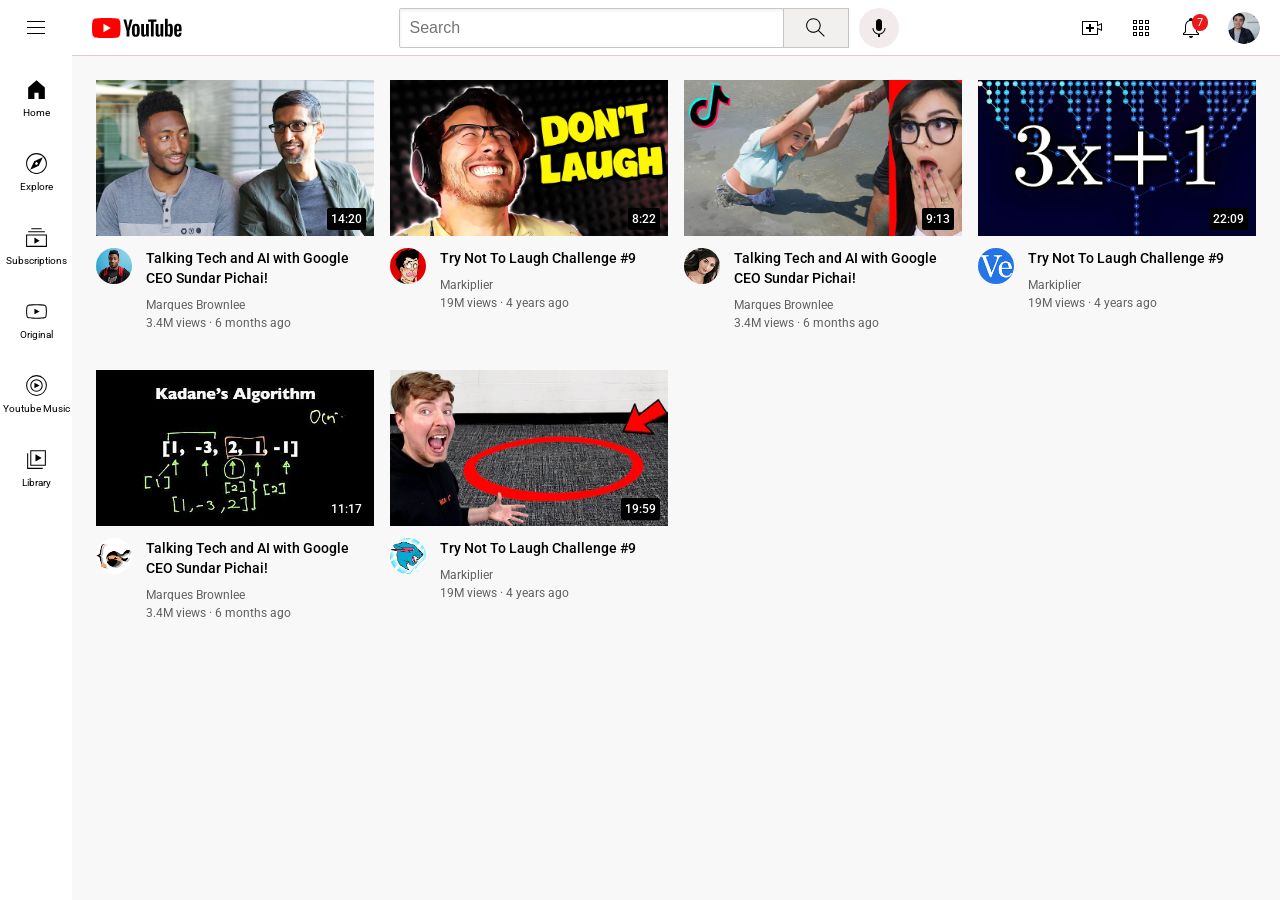
<file: index.html>
<!DOCTYPE html>
<html lang="en">
  <head>
    <!DOCTYPE html>
    <html lang="en">
      <head>
        <link rel="stylesheet" href="styles/sidebar.css" />
        <link rel="stylesheet" href="styles/general.css" />
        <link rel="stylesheet" href="styles/header.css" />
        <link rel="stylesheet" href="styles/video.css" />
        <link rel="preconnect" href="https://fonts.googleapis.com" />
        <link rel="preconnect" href="https://fonts.gstatic.com" crossorigin />
        <link
          href="https://fonts.googleapis.com/css2?family=Roboto:ital,wght@0,100..900;1,100..900&display=swap"
          rel="stylesheet"
        />
        <meta charset="UTF-8" />
        <meta name="viewport" content="width=device-width, initial-scale=1.0" />
        <title>Youtube.com Clone</title>
      </head>
      <body>
        <header class="header">
          <div class="left-section">
            <img class="hamburger-menu" src="icons/hamburger-menu.svg" alt="" />
            <img class="youtube-logo" src="icons/youtube-logo.svg" alt="" />
          </div>
          <div class="middle-section">
            <input class="search-bar" type="text" placeholder="Search" />
            <button class="search-button">
              <img class="search-icon" src="icons/search.svg" alt="" />
              <div class="tooltip">Search</div>
            </button>
            <button class="voice-search-button">
              <img
                class="voice-search-icon"
                src="icons/voice-search-icon.svg"
                alt=""
              />
              <div class="tooltip">Search with your voice</div>
            </button>
          </div>
          <div class="right-section">
            <div class="upload-icon-container">
              <img class="upload-icon" src="icons/upload.svg" alt="" />
              <div class="tooltip">Create</div>
            </div>
            <div class="youtube-app-icon-container">
              <img
                class="youtube-app-icon"
                src="icons/youtube-apps.svg"
                alt=""
              />
              <div class="tooltip">Youtube Apps</div>
            </div>

            <div class="notifications-icon-container">
              <img
                class="notifications-icon"
                src="icons/notifications.svg"
                alt=""
              />
              <div class="tooltip">Notifications</div>
              <div class="notifications-count">7</div>
            </div>

            <img
              class="current-users-picture"
              src="channel-pictures/my-channel.jpeg"
              alt=""
            />
          </div>
        </header>

        <nav class="sidebar">
          <div class="sidebar-link">
            <img src="icons/home.svg" alt="" />
            <div>Home</div>
          </div>
          <div class="sidebar-link">
            <img src="icons/explore.svg" alt="" />
            <div>Explore</div>
          </div>
          <div class="sidebar-link">
            <img src="icons/subscriptions.svg" alt="" />
            <div>Subscriptions</div>
          </div>
          <div class="sidebar-link">
            <img src="icons/originals.svg" alt="" />
            <div>Original</div>
          </div>
          <div class="sidebar-link">
            <img src="icons/youtube-music.svg" alt="" />
            <div>Youtube Music</div>
          </div>
          <div class="sidebar-link">
            <img src="icons/library.svg" alt="" />
            <div>Library</div>
          </div>
        </nav>
        <!--main shit-->
        <main>
          <section class="video-grid">
            <div class="video-preview">
              <div class="thumbnail-row">
                <img class="thumbnail" src="thumbnails/thumbnail-1.webp" />
                <div class="video-time">14:20</div>
              </div>
              <div class="video-info-grid">
                <div class="channel-picture">
                  <img
                    class="profile-picture"
                    src="channel-pictures/channel-1.jpeg"
                  />
                </div>
                <div class="video-info">
                  <p class="video-title">
                    Talking Tech and AI with Google CEO Sundar Pichai!
                  </p>
                  <p class="video-author">Marques Brownlee</p>
                  <p class="video-stats">3.4M views · 6 months ago</p>
                </div>
              </div>
            </div>

            <div class="video-preview">
              <div>
                <div class="thumbnail-row">
                  <img class="thumbnail" src="thumbnails/thumbnail-2.webp" />
                  <div class="video-time">8:22</div>
                </div>
                <div class="video-info-grid">
                  <div class="channel-picture">
                    <img
                      class="profile-picture"
                      src="channel-pictures/channel-2.jpeg"
                    />
                  </div>
                  <div class="video-info">
                    <p class="video-title">Try Not To Laugh Challenge #9</p>
                    <p class="video-author">Markiplier</p>
                    <p class="video-stats">19M views · 4 years ago</p>
                  </div>
                </div>
              </div>
            </div>

            <div class="video-preview">
              <div class="thumbnail-row">
                <img class="thumbnail" src="thumbnails/thumbnail-3.webp" />
                <div class="video-time">9:13</div>
              </div>
              <div class="video-info-grid">
                <div class="channel-picture">
                  <img
                    class="profile-picture"
                    src="channel-pictures/channel-3.jpeg"
                  />
                </div>
                <div class="video-info">
                  <p class="video-title">
                    Talking Tech and AI with Google CEO Sundar Pichai!
                  </p>
                  <p class="video-author">Marques Brownlee</p>
                  <p class="video-stats">3.4M views · 6 months ago</p>
                </div>
              </div>
            </div>

            <div class="video-preview">
              <div>
                <div class="thumbnail-row">
                  <img class="thumbnail" src="thumbnails/thumbnail-4.webp" />
                  <div class="video-time">22:09</div>
                </div>
                <div class="video-info-grid">
                  <div class="channel-picture">
                    <img
                      class="profile-picture"
                      src="channel-pictures/channel-4.jpeg"
                    />
                  </div>
                  <div class="video-info">
                    <p class="video-title">Try Not To Laugh Challenge #9</p>
                    <p class="video-author">Markiplier</p>
                    <p class="video-stats">19M views · 4 years ago</p>
                  </div>
                </div>
              </div>
            </div>

            <div class="video-preview">
              <div class="thumbnail-row">
                <img class="thumbnail" src="thumbnails/thumbnail-5.webp" />
                <div class="video-time">11:17</div>
              </div>
              <div class="video-info-grid">
                <div class="channel-picture">
                  <img
                    class="profile-picture"
                    src="channel-pictures/channel-5.jpeg"
                  />
                </div>
                <div class="video-info">
                  <p class="video-title">
                    Talking Tech and AI with Google CEO Sundar Pichai!
                  </p>
                  <p class="video-author">Marques Brownlee</p>
                  <p class="video-stats">3.4M views · 6 months ago</p>
                </div>
              </div>
            </div>

            <div class="video-preview">
              <div>
                <div class="thumbnail-row">
                  <img class="thumbnail" src="thumbnails/thumbnail-6.webp" />
                  <div class="video-time">19:59</div>
                </div>
                <div class="video-info-grid">
                  <div class="channel-picture">
                    <img
                      class="profile-picture"
                      src="channel-pictures/channel-6.jpeg"
                    />
                  </div>
                  <div class="video-info">
                    <p class="video-title">Try Not To Laugh Challenge #9</p>
                    <p class="video-author">Markiplier</p>
                    <p class="video-stats">19M views · 4 years ago</p>
                  </div>
                </div>
              </div>
            </div>
          </section>
        </main>
      </body>
    </html>
  </head>
</html>
</file>
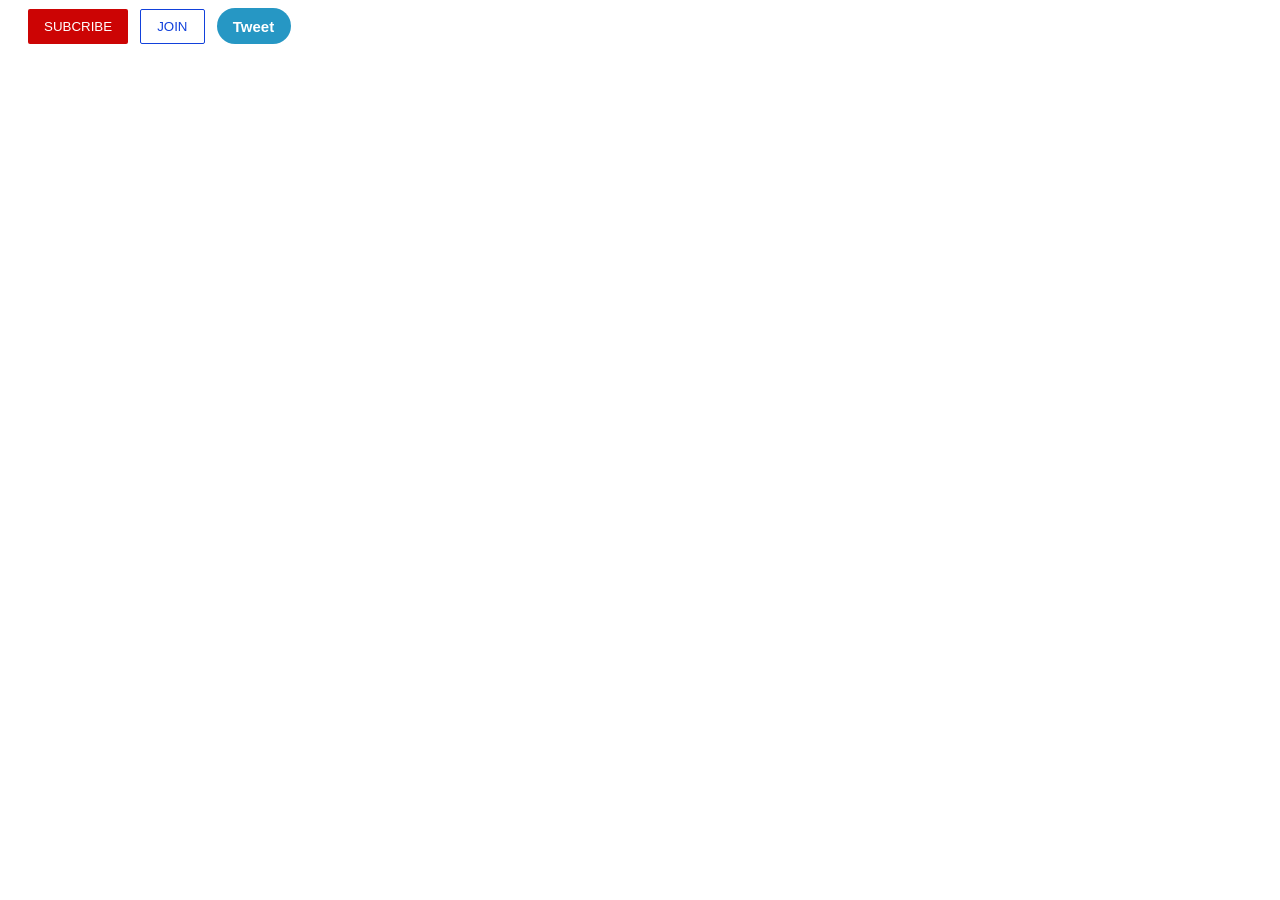
<file: intro-to-html/buttons.html>
<!DOCTYPE html>
<html lang="en">
  <head>
    <meta charset="UTF-8" />
    <meta name="viewport" content="width=device-width, initial-scale=1.0" />
    <title>Button Practice</title>
    <link rel="stylesheet" href="styles/buttons.css" />
  </head>
  <body>
    <button class="subcribe-button">SUBCRIBE</button>

    <button class="join-button">JOIN</button>

    <button class="tweet-button">Tweet</button>
  </body>
</html>
</file>
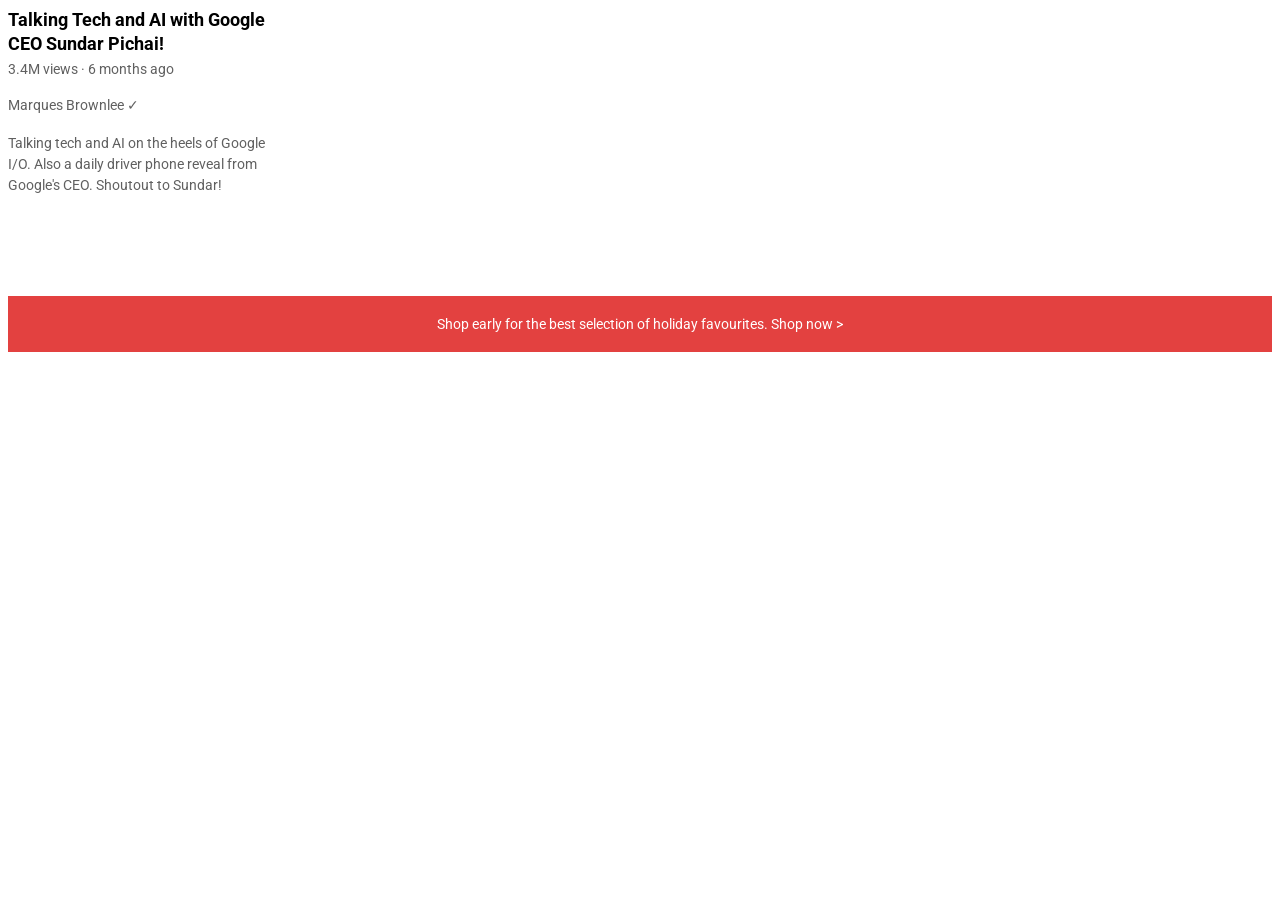
<file: intro-to-html/text.html>
<!DOCTYPE html>
<html lang="en">
  <head>
    <link rel="preconnect" href="https://fonts.googleapis.com" />
    <link rel="preconnect" href="https://fonts.gstatic.com" crossorigin />
    <link
      href="https://fonts.googleapis.com/css2?family=Roboto:ital,wght@0,100..900;1,100..900&display=swap"
      rel="stylesheet"
    />
    <meta charset="UTF-8" />
    <meta name="viewport" content="width=device-width, initial-scale=1.0" />
    <title>Text Practice</title>
    <link rel="stylesheet" href="styles/text.css" />
  </head>
  <body>
    <p class="video-title">
      Talking Tech and AI with Google CEO Sundar Pichai!
    </p>

    <p class="video-stats">3.4M views &centerdot; 6 months ago</p>

    <p class="video-author">Marques Brownlee ✓</p>

    <p class="video-description">
      Talking tech and AI on the heels of Google I/O. Also a daily driver phone
      reveal from Google's CEO. Shoutout to Sundar!
    </p>

    <p class="apple-text">
      Shop early for the best selection of holiday favourites.
      <span class="shop-link">Shop now </span> &gt;
    </p>
  </body>
</html>
</file>
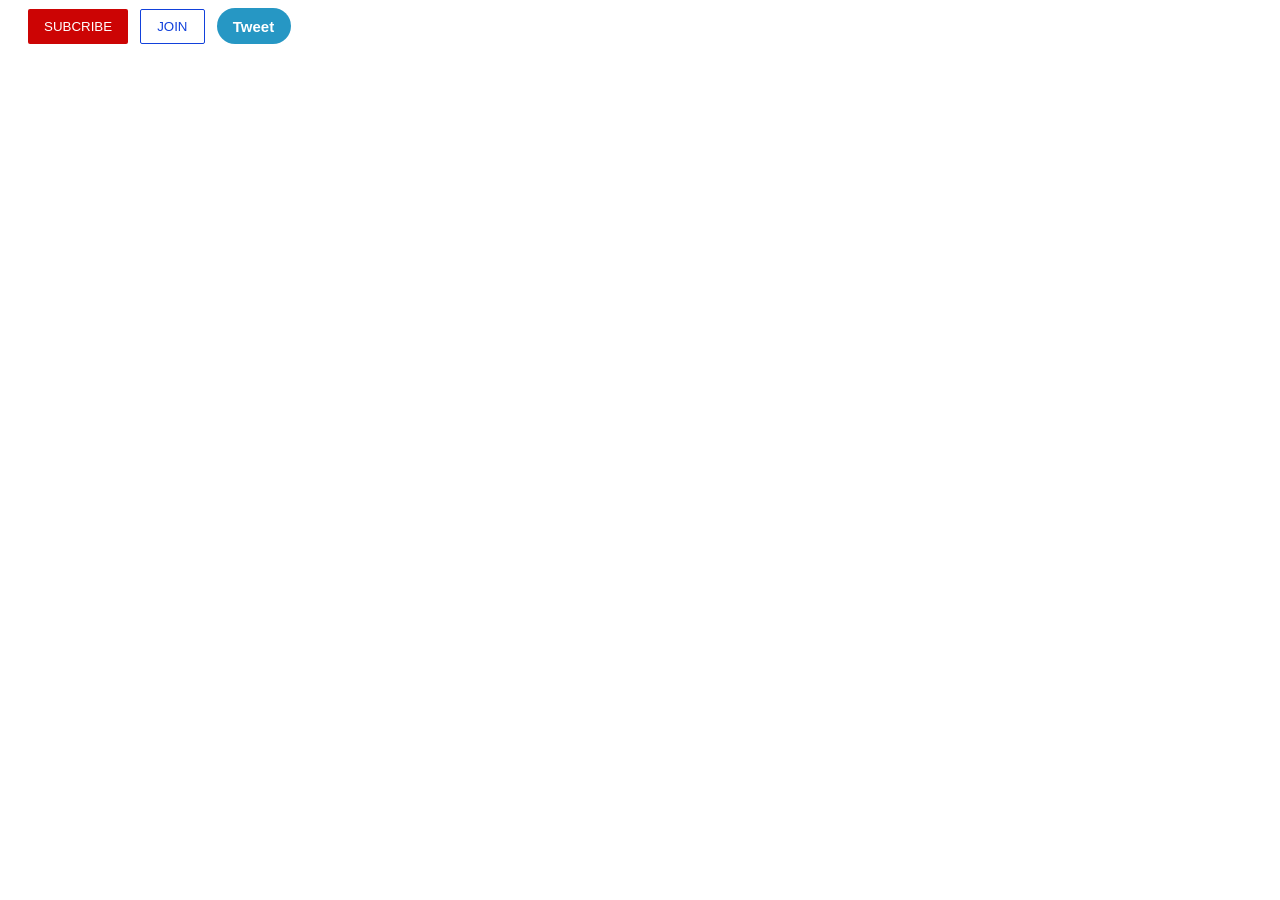
<file: intro-to-html/website.html>
<!DOCTYPE html>
<html lang="en">
  <head>
    <meta charset="UTF-8" />
    <meta name="viewport" content="width=device-width, initial-scale=1.0" />
    <title>Button Practice</title>

    <style>
      .subcribe-button {
        background-color: rgb(204, 4, 4);
        color: white;
        border: none;
        border-radius: 2px;
        cursor: pointer;
        margin-right: 8px;
        margin-left: 20px;
        padding: 10px 16px;
        transition: opacity 0.15s;
        vertical-align: middle;
      }

      .subcribe-button:hover {
        opacity: 0.8;
      }

      .subcribe-button:active {
        opacity: 0.6;
      }

      .join-button {
        background-color: white;
        border-color: rgb(18, 65, 219);
        border-style: solid;
        border-width: 1px;
        color: rgb(18, 65, 219);
        border-radius: 2px;
        cursor: pointer;
        padding: 9px 16px;
        margin-right: 8px;
        transition: background-color 0.15s, color 0.15s;
        vertical-align: middle;
      }

      .join-button:hover {
        background-color: rgb(18, 65, 219);
        color: white;
      }

      .join-button:active {
        opacity: 0.6;
      }

      .tweet-button {
        background-color: rgb(38, 151, 196);
        color: white;
        border: none;
        height: 36px;
        width: 74px;
        border-radius: 18px;
        font-weight: bold;
        font-size: 15px;
        cursor: pointer;
        transition: box-shadow 0.15s;
        vertical-align: middle;
      }

      .tweet-button:hover {
        box-shadow: 5px 5px 4px rgba(0, 0, 0, 0.15);
      }
    </style>
  </head>
  <body>
    <button class="subcribe-button">SUBCRIBE</button>

    <button class="join-button">JOIN</button>

    <button class="tweet-button">Tweet</button>
  </body>
</html>
</file>
<file: styles/sidebar.css>
.sidebar{
  position: fixed;
  left: 0;
  bottom: 0;
  top: 55px;
  background-color: white;
  width: 72px;
  z-index: 200;
  padding-top: 5px;
  cursor: pointer;
}

.sidebar-link{
  height: 74px;
  display: flex;
  justify-content: center;
  align-items: center;
  flex-direction: column;
}

.sidebar-link:hover{
  background-color: rgb(235, 235, 235);
}

.sidebar-link img{
  height: 25px;  
  margin-bottom: 5px;
}

.sidebar-link div{
  font-size: 10px;

}
</file>
<file: styles/general.css>
p {
  margin-top: 0;
  margin-bottom: 0;
}

/* this style below is inherited */

body {
  font-family: "Roboto", Arial;
  margin: 0;
  padding-top: 80px;
  padding-left: 96px;
  padding-right: 24px;
  background-color: rgb(248, 248, 248);
}
</file>
<file: styles/header.css>
.header {
  height: 55px;

  display: flex;
  flex-direction: row;
  justify-content: space-between;

  position: fixed;
  top: 0;
  left: 0;
  right: 0;
  z-index: 100;

  background-color: white;
  border-bottom-width: 1px;
  border-bottom-style: solid;
  border-bottom-color: rgb(225, 201, 201);
}

.left-section {
  display: flex;
  align-items: center;
}

.hamburger-menu {
  height: 24px;
  margin-left: 24px;
  margin-right: 24px;
}

.youtube-logo {
  height: 20px;
  margin-left: 20px;
}

.middle-section {
  flex: 1;
  margin-left: 70px;
  margin-right: 35px;
  max-width: 500px;
  display: flex;
  align-items: center;
}

.search-bar {
  flex: 1;
  height: 36px;
  padding-left: 10px;
  font-size: 16px;
  border: 1px solid rgb(198, 198, 198);
  border-radius: 2px;
  box-shadow: inset 1px 2px 3px rgb(0, 0, 0, 0.05);
  width: 0;
}

.search-bar::placeholder {
  font-size: 16px;
}

.search-button {
  height: 40px;
  width: 66px;
  background-color: rgb(242, 239, 239);
  border-width: 1px;
  border-style: solid;
  border-color: rgb(198, 198, 198);
  margin-left: -1px;
  margin-right: 10px;

  position: relative;
}

.search-button,
.voice-search-button,
.upload-icon-container,
.youtube-app-icon-container,
.notifications-icon-container {
  display: flex;
  justify-content: center;
  align-items: center;
  position: relative;
}

.search-button .tooltip,
.voice-search-button .tooltip,
.upload-icon-container .tooltip,
.youtube-app-icon-container .tooltip,
.notifications-icon-container .tooltip {
  position: absolute;
  background-color: gray;
  color: white;
  padding: 4px 8px;
  border-radius: 2px;
  font-size: 12px;
  bottom: -30px;
  opacity: 0;
  transition: opacity 0.15;
  pointer-events: none;
  white-space: nowrap;
}

.search-button:hover .tooltip,
.voice-search-button:hover .tooltip,
.upload-icon-container:hover .tooltip,
.youtube-app-icon-container:hover .tooltip,
.notifications-icon-container:hover .tooltip {
  opacity: 1;
}

.search-icon {
  height: 25px;
}

.voice-search-button {
  height: 40px;
  width: 40px;
  border-radius: 20px;
  border: none;
  background-color: rgb(243, 235, 235);
}

.voice-search-icon {
  height: 24px;
}

.right-section {
  width: 180px;
  margin-right: 20px;
  display: flex;
  align-items: center;
  justify-content: space-between;
  flex-shrink: 0;
}

.upload-icon {
  height: 24px;
}

.youtube-app-icon {
  height: 24px;
}

.notifications-icon {
  height: 24px;
}

.notifications-icon-container {
  position: relative;
}

.notifications-count {
  position: absolute;
  top: -2px;
  right: -5px;
  background-color: rgb(236, 25, 25);
  color: white;
  font-size: 11px;
  padding: 2px 5px;
  border-radius: 10px;
}

.current-users-picture {
  height: 32px;
  border-radius: 16px;
}
</file>
<file: styles/video.css>
.thumbnail {
  width: 100%;
}

.video-title {
  margin-top: 0px;
  font-size: 14px;
  font-weight: 500;
  line-height: 20px;
  margin-bottom: 10px;
}

.video-info-grid {
  display: grid;
  grid-template-columns: 50px 1fr;
}

.profile-picture {
  width: 36px;
  border-radius: 50%;
}

.thumbnail-row {
  margin-bottom: 8px;
  position: relative;
}

.video-author,
.video-stats {
  font-size: 12px;
  color: rgb(96, 96, 96);
}

.video-author {
  margin-bottom: 4px;
}

.video-grid {
  display: grid;
  grid-template-columns: 1fr 1fr 1fr;
  column-gap: 16px;
  row-gap: 40px;
}

@media (max-width: 750px) {
  .video-grid {
    grid-template-columns: 1fr 1fr;
  }
}

@media (min-width: 751px) and (max-width: 999px) {
  .video-grid {
    grid-template-columns: 1fr 1fr 1fr;
  }
}

@media (min-width: 1000px) {
  .video-grid {
    grid-template-columns: 1fr 1fr 1fr 1fr;
  }
}

.video-time {
  font-size: 12px;
  font-weight: 500;
  padding: 4px 4px;
  border-radius: 2px;
  background-color: black;
  color: white;
  position: absolute;
  bottom: 10px;
  right: 8px;
}
</file>
<file: intro-to-html/styles/buttons.css>
.subcribe-button {
  background-color: rgb(204, 4, 4);
  color: white;
  border: none;
  border-radius: 2px;
  cursor: pointer;
  margin-right: 8px;
  margin-left: 20px;
  padding: 10px 16px;
  transition: opacity 0.15s;
  vertical-align: middle;
}

.subcribe-button:hover {
  opacity: 0.8;
}

.subcribe-button:active {
  opacity: 0.6;
}

.join-button {
  background-color: white;
  border-color: rgb(18, 65, 219);
  border-style: solid;
  border-width: 1px;
  color: rgb(18, 65, 219);
  border-radius: 2px;
  cursor: pointer;
  padding: 9px 16px;
  margin-right: 8px;
  transition: background-color 0.15s, color 0.15s;
  vertical-align: middle;
}

.join-button:hover {
  background-color: rgb(18, 65, 219);
  color: white;
}

.join-button:active {
  opacity: 0.6;
}

.tweet-button {
  background-color: rgb(38, 151, 196);
  color: white;
  border: none;
  height: 36px;
  width: 74px;
  border-radius: 18px;
  font-weight: bold;
  font-size: 15px;
  cursor: pointer;
  transition: box-shadow 0.15s;
  vertical-align: middle;
}

.tweet-button:hover {
  box-shadow: 5px 5px 4px rgba(0, 0, 0, 0.15);
}
</file>
<file: intro-to-html/styles/text.css>
p {
  font-family: Roboto;
  margin-top: 0px;
  margin-bottom: 0px;
}

.video-title {
  font-weight: bold;
  font-size: 18px;
  width: 280px;
  line-height: 24px;
  margin-bottom: 5px;
}

.video-stats {
  font-size: 14px;
  color: rgb(96, 96, 96);
  margin-bottom: 20px;
}

.video-author {
  font-size: 14px;
  color: rgb(96, 96, 96);
  margin-bottom: 20px;
}

.video-description {
  font-size: 14px;
  color: rgb(96, 96, 96);
  width: 280px;
  line-height: 21px;
  margin-bottom: 100px;
}

.apple-text {
  font-size: 14px;
  margin-bottom: 50px;
  background-color: rgb(227, 65, 64);
  color: white;
  text-align: center;
  padding: 20px;
}

.shop-link {
  cursor: pointer;
}

.shop-link:hover {
  text-decoration: underline;
}
</file>
